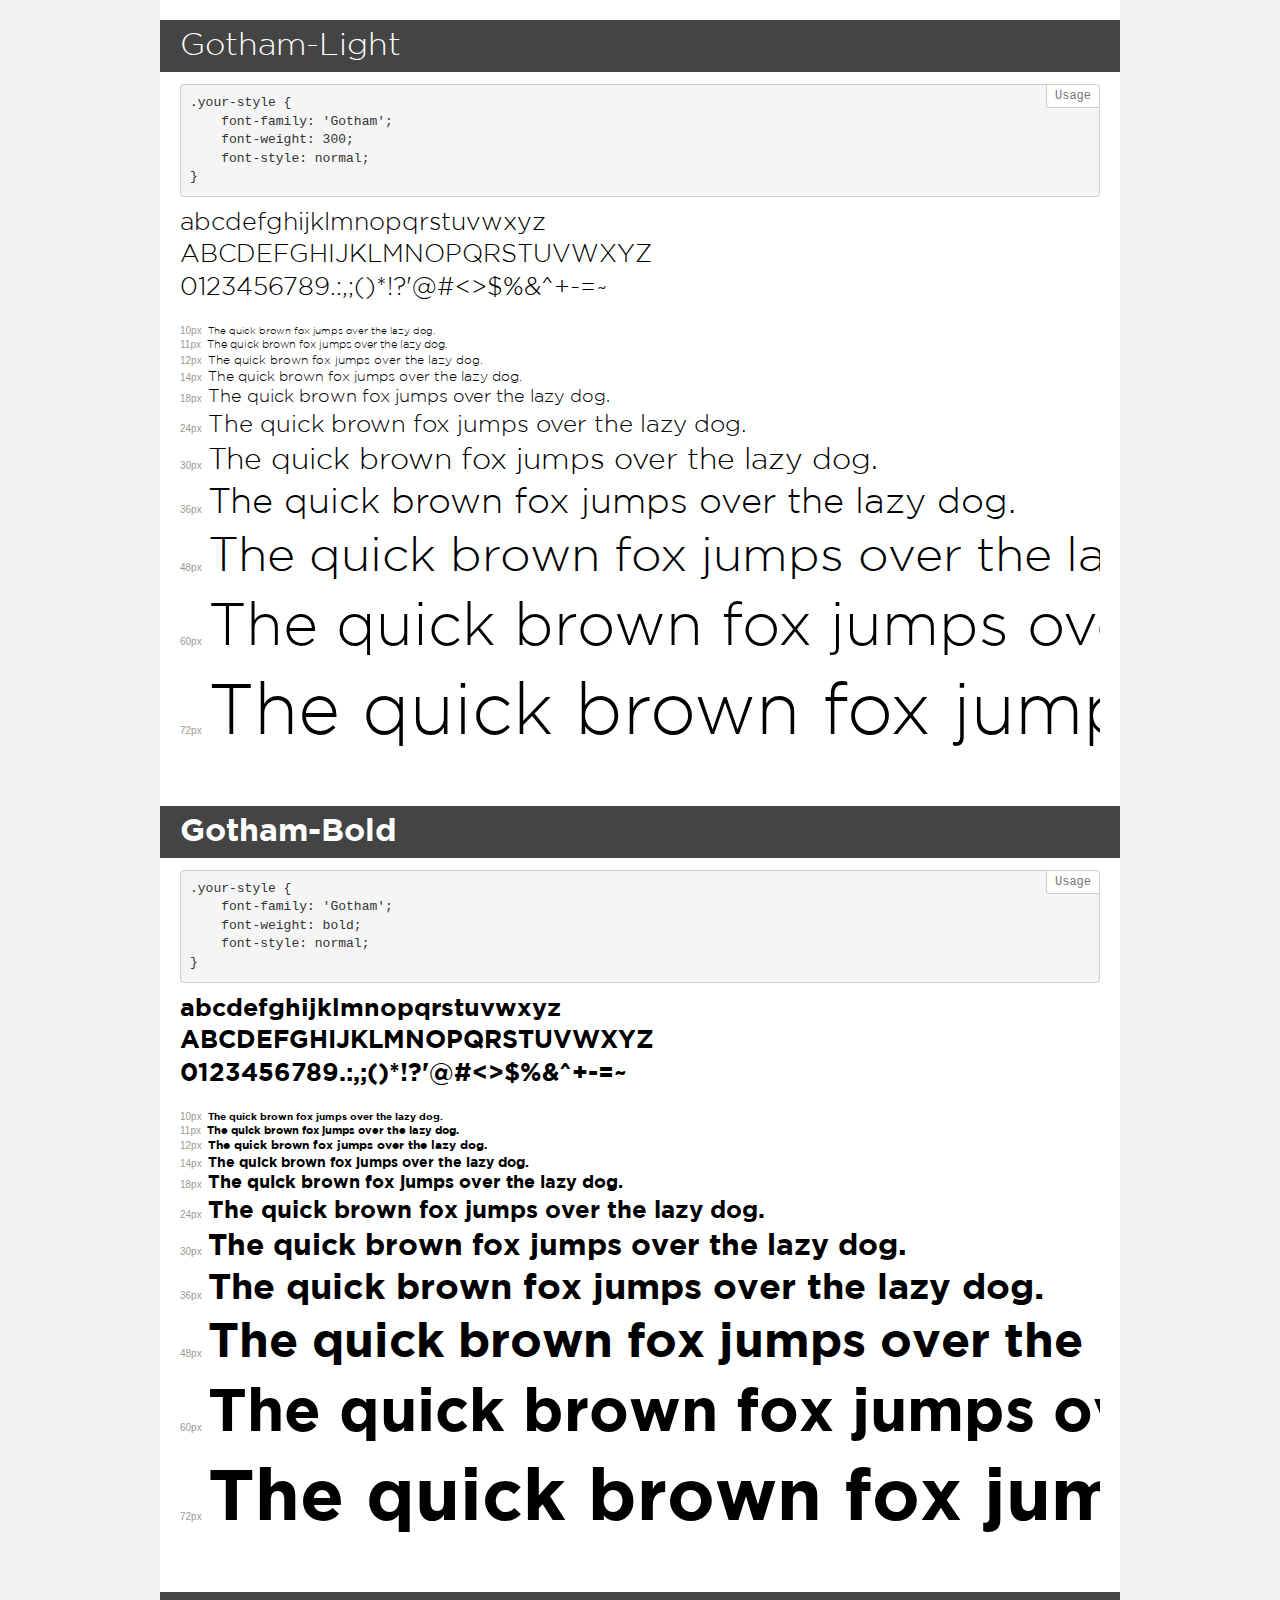
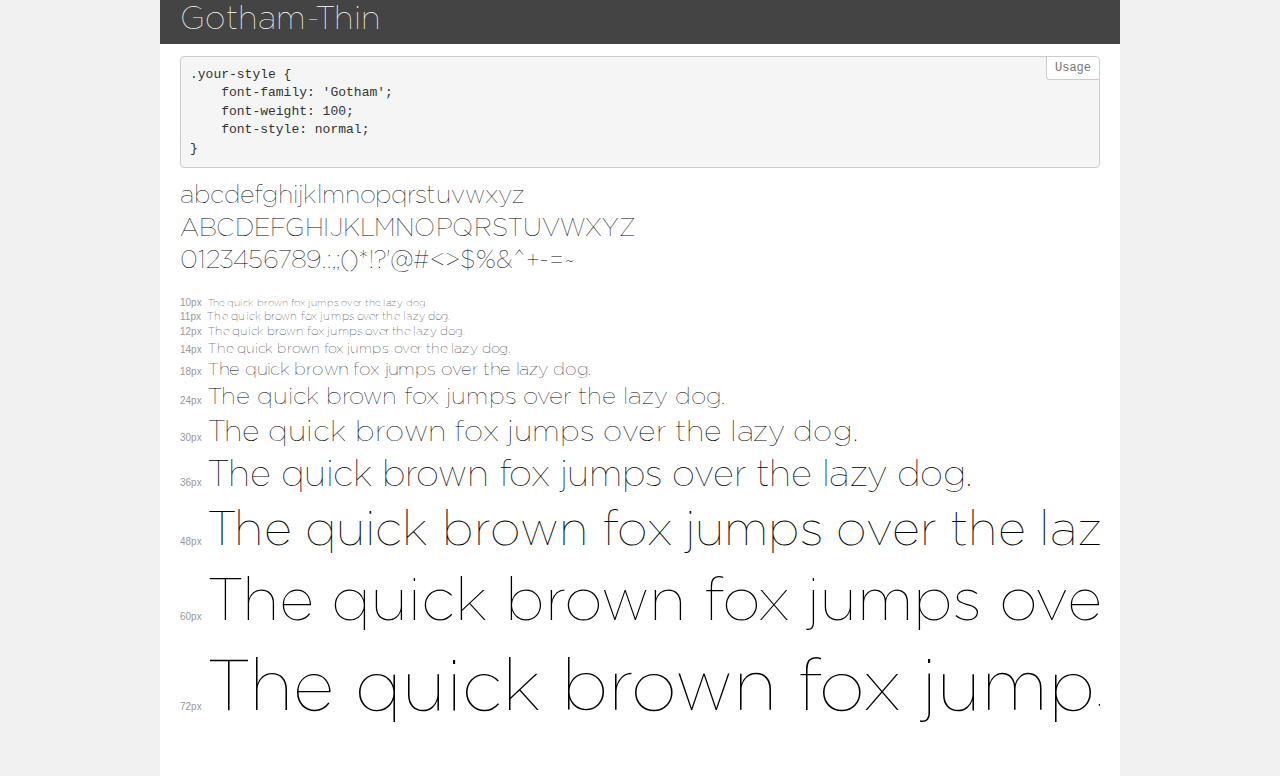
<file: webfonts/demo.html>
<!DOCTYPE html>
<html>
<head>
    <meta charset="utf-8">
    <meta http-equiv="X-UA-Compatible" content="IE=edge">
    <meta name="viewport" content="width=device-width, initial-scale=1">
    <meta name="robots" content="noindex, noarchive">
    <meta name="format-detection" content="telephone=no">
    <title>Transfonter demo</title>
    <link href="stylesheet.css" rel="stylesheet">
    <style>
        /*
        http://meyerweb.com/eric/tools/css/reset/
        v2.0 | 20110126
        License: none (public domain)
        */
        html, body, div, span, applet, object, iframe,
        h1, h2, h3, h4, h5, h6, p, blockquote, pre,
        a, abbr, acronym, address, big, cite, code,
        del, dfn, em, img, ins, kbd, q, s, samp,
        small, strike, strong, sub, sup, tt, var,
        b, u, i, center,
        dl, dt, dd, ol, ul, li,
        fieldset, form, label, legend,
        table, caption, tbody, tfoot, thead, tr, th, td,
        article, aside, canvas, details, embed,
        figure, figcaption, footer, header, hgroup,
        menu, nav, output, ruby, section, summary,
        time, mark, audio, video {
            margin: 0;
            padding: 0;
            border: 0;
            font-size: 100%;
            font: inherit;
            vertical-align: baseline;
        }
        /* HTML5 display-role reset for older browsers */
        article, aside, details, figcaption, figure,
        footer, header, hgroup, menu, nav, section {
            display: block;
        }
        body {
            line-height: 1;
        }
        ol, ul {
            list-style: none;
        }
        blockquote, q {
            quotes: none;
        }
        blockquote:before, blockquote:after,
        q:before, q:after {
            content: '';
            content: none;
        }
        table {
            border-collapse: collapse;
            border-spacing: 0;
        }
        /* common styles */
        body {
            background: #f1f1f1;
            color: #000;
        }
        .page {
            background: #fff;
            width: 920px;
            margin: 0 auto;
            padding: 20px 20px 0 20px;
            overflow: hidden;
        }
        .font-container {
            overflow-x: auto;
            overflow-y: hidden;
            margin-bottom: 40px;
            line-height: 1.3;
            white-space: nowrap;
            padding-bottom: 5px;
        }
        h1 {
            position: relative;
            background: #444;
            font-size: 32px;
            color: #fff;
            padding: 10px 20px;
            margin: 0 -20px 12px -20px;
        }
        .letters {
            font-size: 25px;
            margin-bottom: 20px;
        }
        .s10:before {
            content: '10px';
        }
        .s11:before {
            content: '11px';
        }
        .s12:before {
            content: '12px';
        }
        .s14:before {
            content: '14px';
        }
        .s18:before {
            content: '18px';
        }
        .s24:before {
            content: '24px';
        }
        .s30:before {
            content: '30px';
        }
        .s36:before {
            content: '36px';
        }
        .s48:before {
            content: '48px';
        }
        .s60:before {
            content: '60px';
        }
        .s72:before {
            content: '72px';
        }
        .s10:before, .s11:before, .s12:before, .s14:before,
        .s18:before, .s24:before, .s30:before, .s36:before,
        .s48:before, .s60:before, .s72:before {
            font-family: Arial, sans-serif;
            font-size: 10px;
            font-weight: normal;
            font-style: normal;
            color: #999;
            padding-right: 6px;
        }
        pre {
            display: block;
            position: relative;
            padding: 9px;
            margin: 0 0 10px;
            font-family: Monaco, Menlo, Consolas, "Courier New", monospace !important;
            font-size: 13px;
            line-height: 1.428571429;
            color: #333;
            font-weight: normal !important;
            font-style: normal !important;
            background-color: #f5f5f5;
            border: 1px solid #ccc;
            overflow-x: auto;
            border-radius: 4px;
        }
        pre:after {
            display: block;
            position: absolute;
            right: 0;
            top: 0;
            content: 'Usage';
            line-height: 1;
            padding: 5px 8px;
            font-size: 12px;
            color: #767676;
            background-color: #fff;
            border: 1px solid #ccc;
            border-right: none;
            border-top: none;
            border-radius: 0 4px 0 4px;
            z-index: 10;
        }
        /* responsive */
        @media (max-width: 959px) {
            .page {
                width: auto;
                margin: 0;
            }
        }
    </style>
</head>
<body>
<div class="page">
    <div class="demo" style="font-family: 'Gotham'; font-weight: 300; font-style: normal;">
        <h1>Gotham-Light</h1>
        <pre>.your-style {
    font-family: 'Gotham';
    font-weight: 300;
    font-style: normal;
}</pre>
        <div class="font-container">
            <p class="letters">
                abcdefghijklmnopqrstuvwxyz<br>
ABCDEFGHIJKLMNOPQRSTUVWXYZ<br>
                0123456789.:,;()*!?'@#<>$%&^+-=~
            </p>
            <p class="s10" style="font-size: 10px;">The quick brown fox jumps over the lazy dog.</p>
            <p class="s11" style="font-size: 11px;">The quick brown fox jumps over the lazy dog.</p>
            <p class="s12" style="font-size: 12px;">The quick brown fox jumps over the lazy dog.</p>
            <p class="s14" style="font-size: 14px;">The quick brown fox jumps over the lazy dog.</p>
            <p class="s18" style="font-size: 18px;">The quick brown fox jumps over the lazy dog.</p>
            <p class="s24" style="font-size: 24px;">The quick brown fox jumps over the lazy dog.</p>
            <p class="s30" style="font-size: 30px;">The quick brown fox jumps over the lazy dog.</p>
            <p class="s36" style="font-size: 36px;">The quick brown fox jumps over the lazy dog.</p>
            <p class="s48" style="font-size: 48px;">The quick brown fox jumps over the lazy dog.</p>
            <p class="s60" style="font-size: 60px;">The quick brown fox jumps over the lazy dog.</p>
            <p class="s72" style="font-size: 72px;">The quick brown fox jumps over the lazy dog.</p>
        </div>
    </div>
    <div class="demo" style="font-family: 'Gotham'; font-weight: bold; font-style: normal;">
        <h1>Gotham-Bold</h1>
        <pre>.your-style {
    font-family: 'Gotham';
    font-weight: bold;
    font-style: normal;
}</pre>
        <div class="font-container">
            <p class="letters">
                abcdefghijklmnopqrstuvwxyz<br>
ABCDEFGHIJKLMNOPQRSTUVWXYZ<br>
                0123456789.:,;()*!?'@#<>$%&^+-=~
            </p>
            <p class="s10" style="font-size: 10px;">The quick brown fox jumps over the lazy dog.</p>
            <p class="s11" style="font-size: 11px;">The quick brown fox jumps over the lazy dog.</p>
            <p class="s12" style="font-size: 12px;">The quick brown fox jumps over the lazy dog.</p>
            <p class="s14" style="font-size: 14px;">The quick brown fox jumps over the lazy dog.</p>
            <p class="s18" style="font-size: 18px;">The quick brown fox jumps over the lazy dog.</p>
            <p class="s24" style="font-size: 24px;">The quick brown fox jumps over the lazy dog.</p>
            <p class="s30" style="font-size: 30px;">The quick brown fox jumps over the lazy dog.</p>
            <p class="s36" style="font-size: 36px;">The quick brown fox jumps over the lazy dog.</p>
            <p class="s48" style="font-size: 48px;">The quick brown fox jumps over the lazy dog.</p>
            <p class="s60" style="font-size: 60px;">The quick brown fox jumps over the lazy dog.</p>
            <p class="s72" style="font-size: 72px;">The quick brown fox jumps over the lazy dog.</p>
        </div>
    </div>
    <div class="demo" style="font-family: 'Gotham'; font-weight: 100; font-style: normal;">
        <h1>Gotham-Thin</h1>
        <pre>.your-style {
    font-family: 'Gotham';
    font-weight: 100;
    font-style: normal;
}</pre>
        <div class="font-container">
            <p class="letters">
                abcdefghijklmnopqrstuvwxyz<br>
ABCDEFGHIJKLMNOPQRSTUVWXYZ<br>
                0123456789.:,;()*!?'@#<>$%&^+-=~
            </p>
            <p class="s10" style="font-size: 10px;">The quick brown fox jumps over the lazy dog.</p>
            <p class="s11" style="font-size: 11px;">The quick brown fox jumps over the lazy dog.</p>
            <p class="s12" style="font-size: 12px;">The quick brown fox jumps over the lazy dog.</p>
            <p class="s14" style="font-size: 14px;">The quick brown fox jumps over the lazy dog.</p>
            <p class="s18" style="font-size: 18px;">The quick brown fox jumps over the lazy dog.</p>
            <p class="s24" style="font-size: 24px;">The quick brown fox jumps over the lazy dog.</p>
            <p class="s30" style="font-size: 30px;">The quick brown fox jumps over the lazy dog.</p>
            <p class="s36" style="font-size: 36px;">The quick brown fox jumps over the lazy dog.</p>
            <p class="s48" style="font-size: 48px;">The quick brown fox jumps over the lazy dog.</p>
            <p class="s60" style="font-size: 60px;">The quick brown fox jumps over the lazy dog.</p>
            <p class="s72" style="font-size: 72px;">The quick brown fox jumps over the lazy dog.</p>
        </div>
    </div>
</div>
</body>
</html>
</file>
<file: webfonts/stylesheet.css>
@font-face {
    font-family: 'Gotham';
    src: url('Gotham-Light.woff2') format('woff2'),
        url('Gotham-Light.woff') format('woff');
    font-weight: 300;
    font-style: normal;
}

@font-face {
    font-family: 'Gotham';
    src: url('Gotham-Bold.woff2') format('woff2'),
        url('Gotham-Bold.woff') format('woff');
    font-weight: bold;
    font-style: normal;
}

@font-face {
    font-family: 'Gotham';
    src: url('Gotham-Thin.woff2') format('woff2'),
        url('Gotham-Thin.woff') format('woff');
    font-weight: 100;
    font-style: normal;
}
</file>
